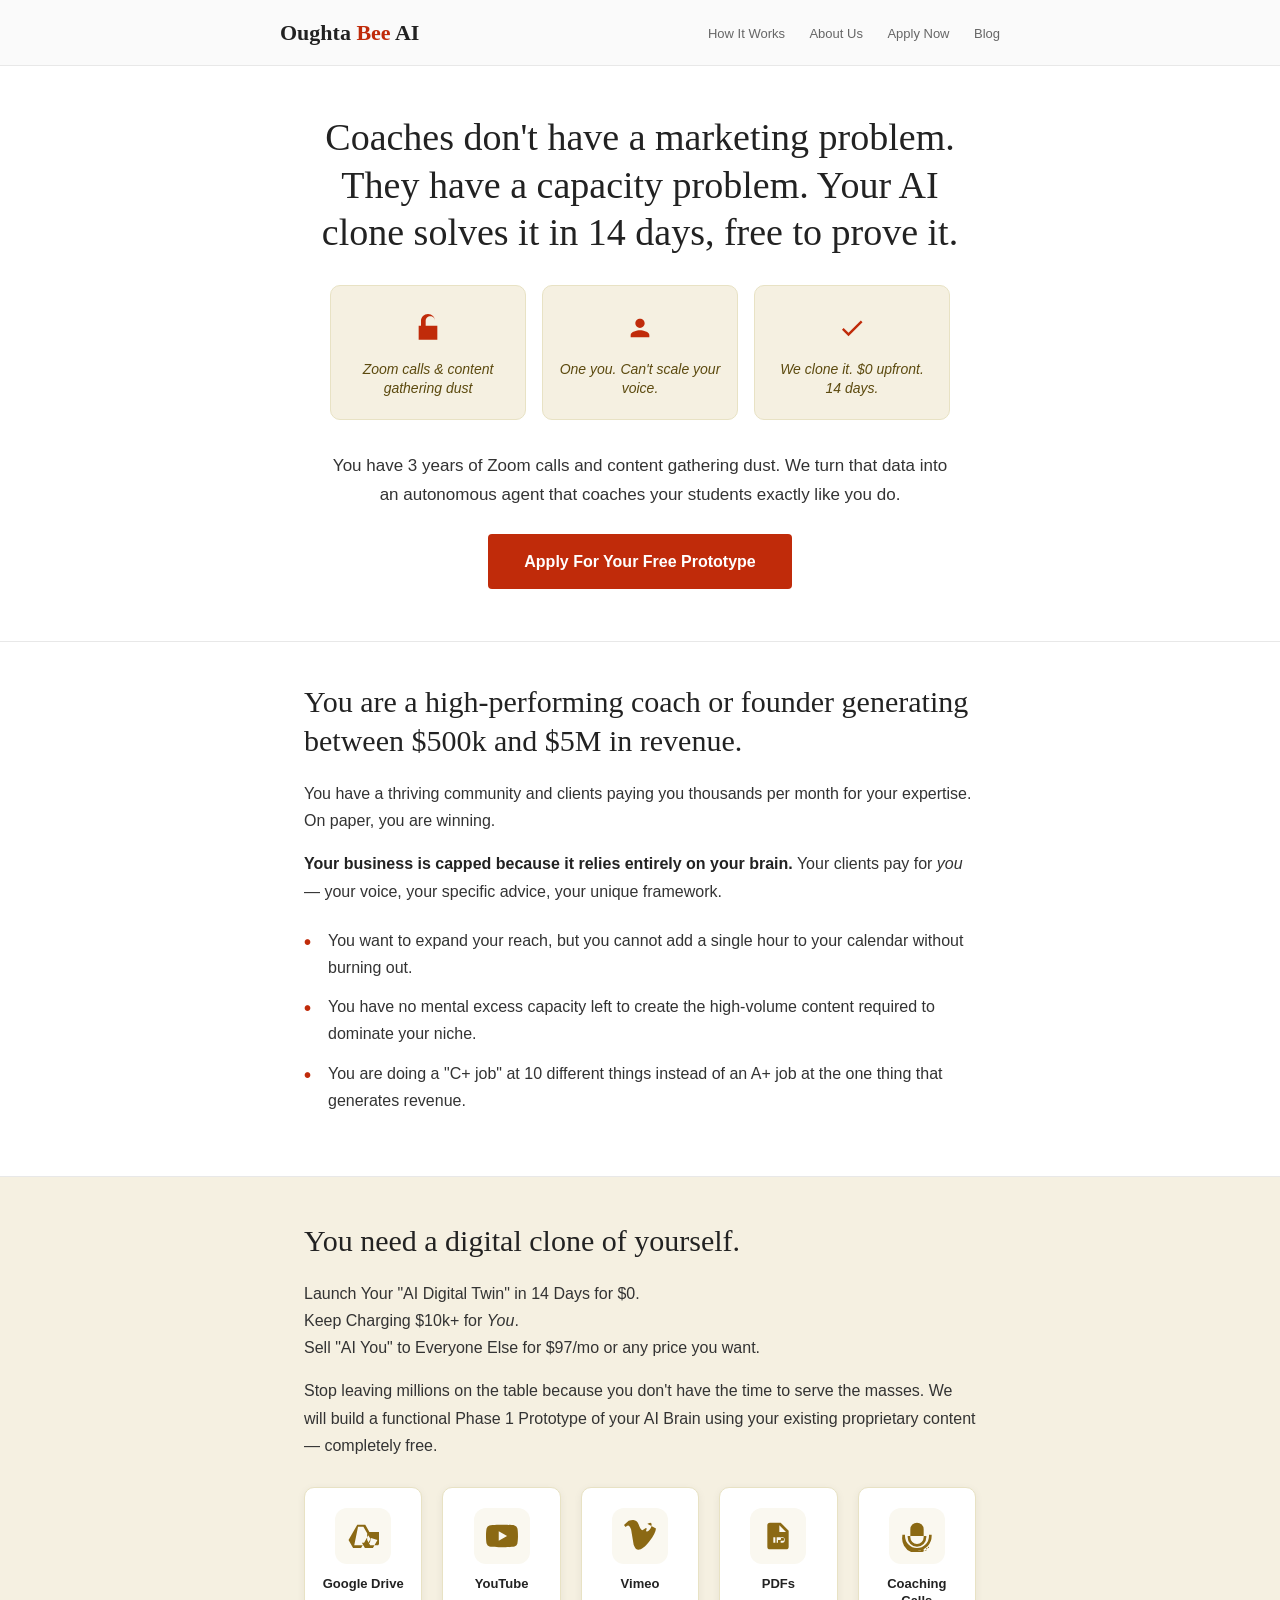
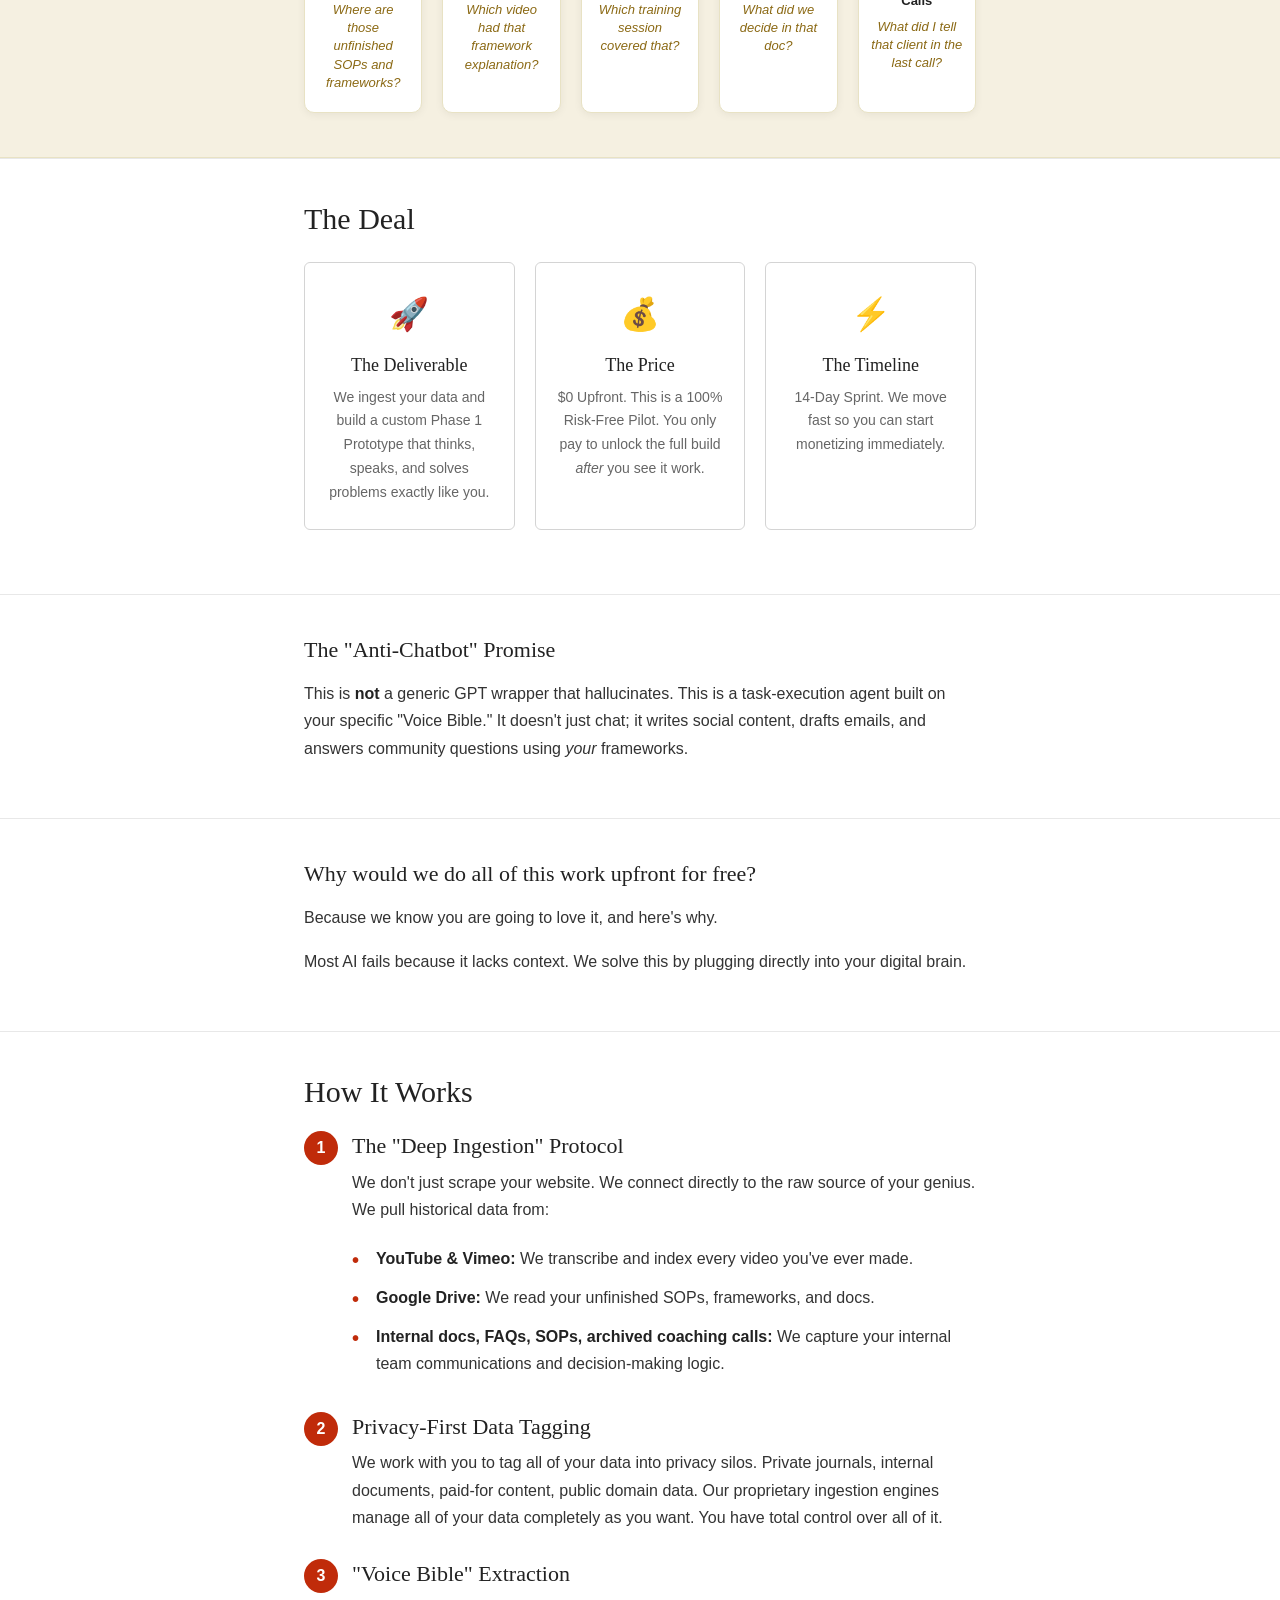
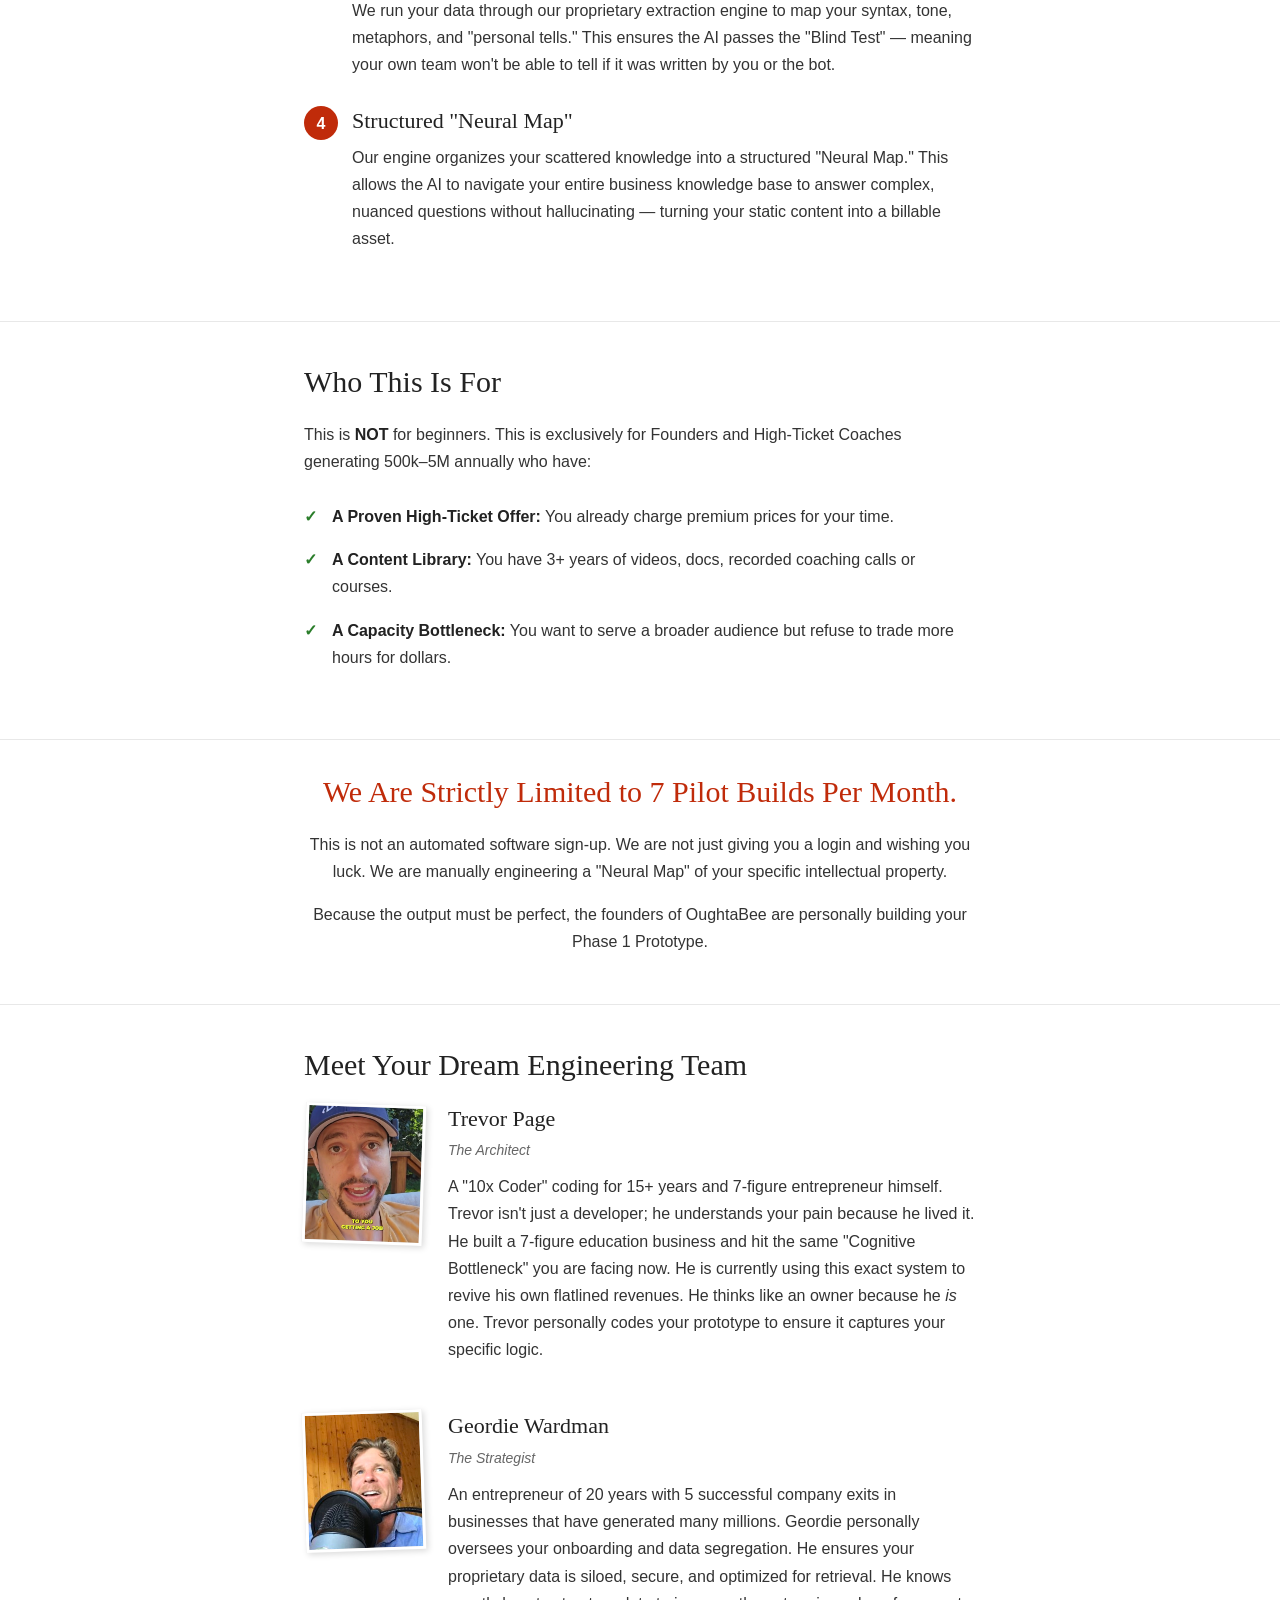
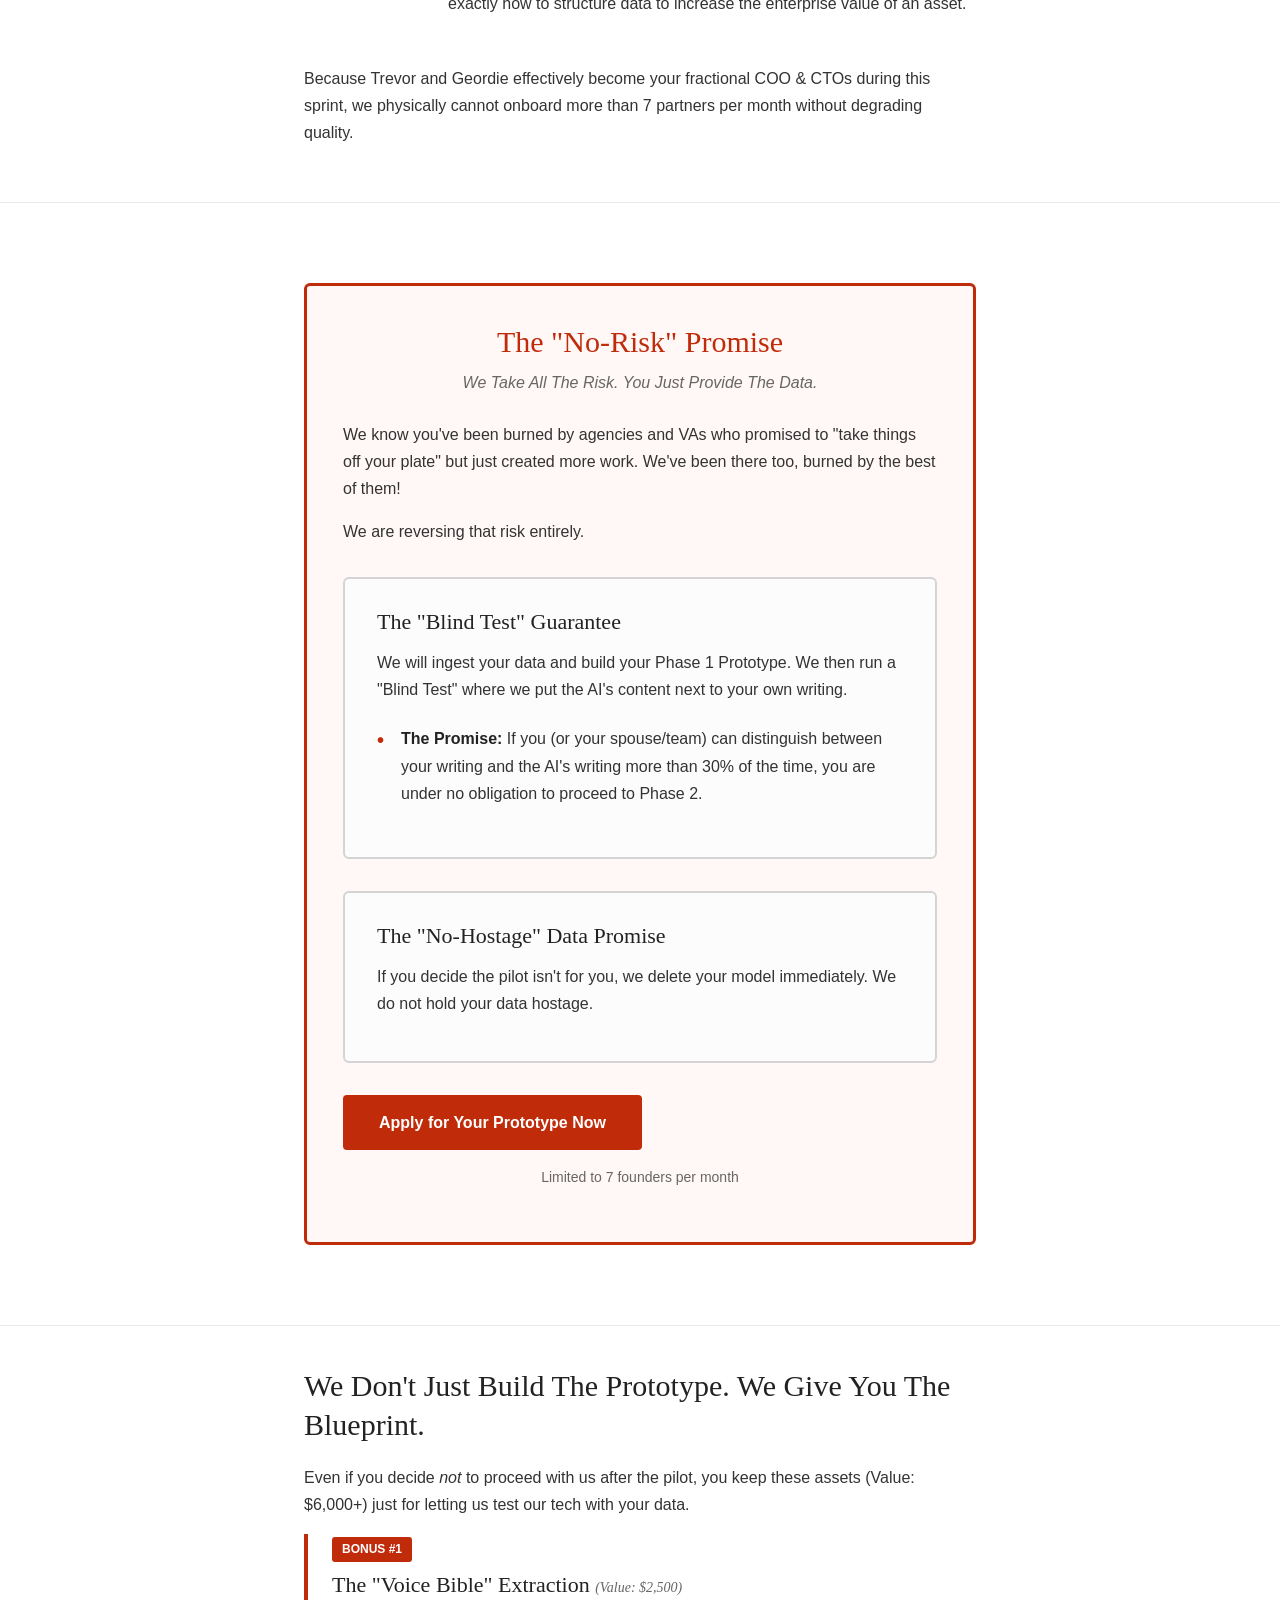
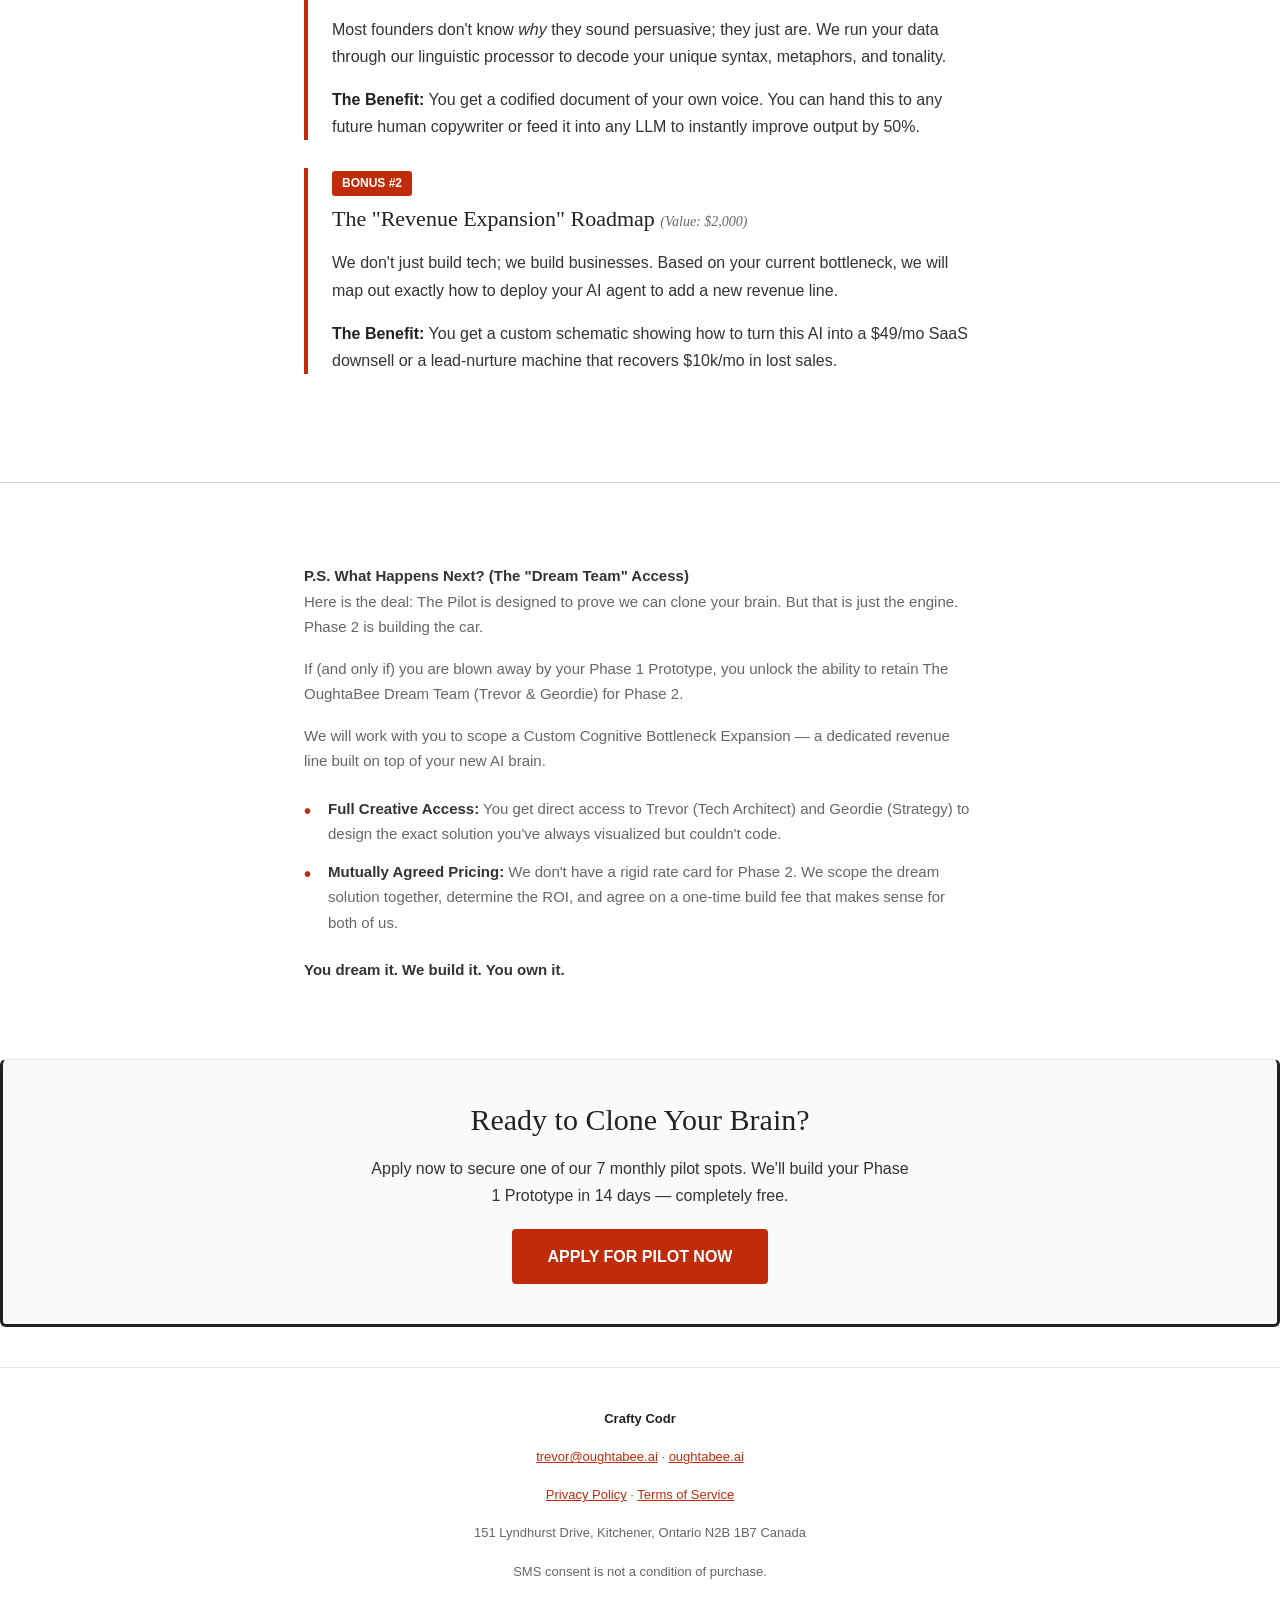
<file: archive/index.html>
<!DOCTYPE html>
<html lang="en">
<head>
  <!-- Google Tag Manager -->
  <script>(function(w,d,s,l,i){w[l]=w[l]||[];w[l].push({'gtm.start':
  new Date().getTime(),event:'gtm.js'});var f=d.getElementsByTagName(s)[0],
  j=d.createElement(s),dl=l!='dataLayer'?'&l='+l:'';j.async=true;j.src=
  'https://www.googletagmanager.com/gtm.js?id='+i+dl;f.parentNode.insertBefore(j,f);
  })(window,document,'script','dataLayer','GTM-PFTSR72P');</script>
  <!-- End Google Tag Manager -->
  <meta charset="UTF-8">
  <meta name="viewport" content="width=device-width, initial-scale=1">
  <link rel="icon" type="image/png" href="../public/favicon.png">
  <!-- Meta Pixel Code -->
  <script>
  !function(f,b,e,v,n,t,s)
  {if(f.fbq)return;n=f.fbq=function(){n.callMethod?
  n.callMethod.apply(n,arguments):n.queue.push(arguments)};
  if(!f._fbq)f._fbq=n;n.push=n;n.loaded=!0;n.version='2.0';
  n.queue=[];t=b.createElement(e);t.async=!0;
  t.src=v;s=b.getElementsByTagName(e)[0];
  s.parentNode.insertBefore(t,s)}(window, document,'script',
  'https://connect.facebook.net/en_US/fbevents.js');
  fbq('init', '1420027179611339');
  fbq('track', 'PageView');
  </script>
  <noscript><img height="1" width="1" style="display:none"
  src="https://www.facebook.com/tr?id=1420027179611339&ev=PageView&noscript=1"
  /></noscript>
  <!-- End Meta Pixel Code -->
  <!-- Edit this copy for your changes. Original: live-style.html -->
  <title>OughtaBee AI — Clone Your Brain (Variant — edit this copy)</title>
  <style>
    :root {
      --color-bg: #ffffff;
      --color-text: #333333;
      --color-text-light: #666666;
      --color-heading: #222222;
      --color-red: #c02b0a;
      --color-red-hover: #a02208;
      --color-cream: #fffbcc;
      --color-cream-border: #e8e2a0;
      --color-border: #d4d4d4;
      --color-border-light: #e8e8e8;
      --color-placeholder-bg: #e0e0e0;
      --font-serif: Georgia, 'Times New Roman', serif;
      --font-sans: -apple-system, 'Segoe UI', Helvetica, Arial, sans-serif;
      --max-width: 720px;
    }
    *, *::before, *::after { box-sizing: border-box; margin: 0; padding: 0; }
    body {
      font-family: var(--font-sans);
      font-size: 16px;
      line-height: 1.7;
      color: var(--color-text);
      background: var(--color-bg);
      -webkit-font-smoothing: antialiased;
    }
    .header {
      border-bottom: 1px solid var(--color-border-light);
      padding: 14px 24px;
      background: #fafafa;
    }
    .header-inner {
      max-width: var(--max-width);
      margin: 0 auto;
      display: flex;
      align-items: center;
      justify-content: space-between;
    }
    .logo {
      font-family: var(--font-serif);
      font-size: 22px;
      font-weight: bold;
      color: var(--color-heading);
      text-decoration: none;
    }
    .logo span { color: var(--color-red); }
    .header-nav a {
      font-size: 13px;
      color: var(--color-text-light);
      text-decoration: none;
      margin-left: 20px;
    }
    .header-nav a:hover { color: var(--color-red); }
    .container {
      max-width: var(--max-width);
      margin: 0 auto;
      padding: 0 24px;
    }
    .hero {
      text-align: center;
      padding: 60px 0 40px;
    }
    .hero h1 {
      font-family: var(--font-serif);
      font-size: 38px;
      line-height: 1.25;
      color: var(--color-heading);
      font-weight: normal;
      margin-bottom: 24px;
    }
    .hero .subtitle {
      font-size: 17px;
      line-height: 1.7;
      color: var(--color-text);
      max-width: 620px;
      margin: 0 auto 32px;
    }
    /* Hero B: pain-point cards */
    .hero-b {
      background: #fff;
      padding: 48px 0 52px;
      border-bottom: 1px solid var(--color-border-light);
    }
    .hero-b .hero-cards {
      display: grid;
      grid-template-columns: repeat(3, 1fr);
      gap: 16px;
      margin: 28px 0 32px;
      max-width: 620px;
      margin-left: auto;
      margin-right: auto;
    }
    .hero-b .hero-card {
      text-align: center;
      padding: 20px 16px;
      background: #f5f0e1;
      border: 1px solid #e8e2c4;
      border-radius: 10px;
    }
    .hero-b .hero-card .card-icon {
      width: 44px;
      height: 44px;
      margin: 0 auto 10px;
      display: flex;
      align-items: center;
      justify-content: center;
      color: var(--color-red);
    }
    .hero-b .hero-card .card-icon svg { width: 28px; height: 28px; fill: currentColor; }
    .hero-b .hero-card .card-text {
      font-size: 14px;
      font-style: italic;
      color: #5c4a0f;
      line-height: 1.4;
      margin: 0;
    }
    .hero-b .subtitle { margin-bottom: 24px; }
    @media (max-width: 680px) {
      .hero-b .hero-cards { grid-template-columns: 1fr; }
    }
    .cta-button {
      display: inline-block;
      background: var(--color-red);
      color: #ffffff;
      font-size: 16px;
      font-weight: bold;
      padding: 14px 36px;
      border-radius: 4px;
      text-decoration: none;
      border: none;
      cursor: pointer;
      transition: background 0.2s;
    }
    .cta-button:hover { background: var(--color-red-hover); }
    .cta-button-small { font-size: 14px; padding: 10px 28px; }
    .section { padding: 40px 0; }
    .section + .section { border-top: 1px solid var(--color-border-light); }
    .cream-section {
      background: var(--color-cream);
      border-top: 1px solid var(--color-cream-border);
      border-bottom: 1px solid var(--color-cream-border);
      padding: 36px 0;
      margin: 40px 0;
    }
    .cream-section .container { max-width: var(--max-width); }
    h2 {
      font-family: var(--font-serif);
      font-size: 30px;
      line-height: 1.3;
      color: var(--color-heading);
      font-weight: normal;
      margin-bottom: 20px;
    }
    h3 {
      font-family: var(--font-serif);
      font-size: 22px;
      line-height: 1.35;
      color: var(--color-heading);
      font-weight: normal;
      margin-bottom: 16px;
    }
    p { margin-bottom: 16px; }
    strong { color: var(--color-heading); }
    a { color: var(--color-red); text-decoration: underline; }
    a:hover { color: var(--color-red-hover); }
    .bullet-list { list-style: none; padding: 0; margin: 16px 0; }
    .bullet-list li {
      padding: 6px 0 6px 24px;
      position: relative;
    }
    .bullet-list li::before {
      content: "\2022";
      color: var(--color-red);
      font-weight: bold;
      font-size: 20px;
      position: absolute;
      left: 0;
      top: 4px;
    }
    .step {
      margin-bottom: 28px;
      padding-left: 48px;
      position: relative;
    }
    .step-number {
      position: absolute;
      left: 0;
      top: 0;
      width: 34px;
      height: 34px;
      border-radius: 50%;
      background: var(--color-red);
      color: #fff;
      font-size: 16px;
      font-weight: bold;
      display: flex;
      align-items: center;
      justify-content: center;
    }
    .step h3 { margin-bottom: 8px; }
    .step p { margin-bottom: 8px; }
    .checklist { list-style: none; padding: 0; margin: 20px 0; }
    .checklist li {
      padding: 8px 0 8px 28px;
      position: relative;
      font-size: 16px;
    }
    .checklist li::before {
      content: "\2713";
      color: #2a7d2a;
      font-weight: bold;
      font-size: 16px;
      position: absolute;
      left: 0;
      top: 8px;
    }
    .deal-grid {
      display: grid;
      grid-template-columns: 1fr 1fr 1fr;
      gap: 20px;
      margin: 24px 0;
    }
    .deal-card {
      border: 1px solid var(--color-border);
      border-radius: 6px;
      padding: 24px 20px;
      text-align: center;
    }
    .deal-card .deal-icon { font-size: 32px; margin-bottom: 12px; }
    .deal-card h3 { font-size: 18px; margin-bottom: 8px; }
    .deal-card p { font-size: 14px; color: var(--color-text-light); margin-bottom: 0; }
    .highlight-box {
      border: 2px solid var(--color-border);
      border-radius: 6px;
      padding: 28px 32px;
      margin: 32px 0;
      background: #fcfcfc;
    }
    .highlight-box h3 { margin-bottom: 12px; }
    .cta-box {
      border: 3px solid var(--color-heading);
      border-radius: 6px;
      padding: 40px;
      margin: 40px 0;
      text-align: center;
      background: #fafafa;
    }
    .cta-box h2 { margin-bottom: 16px; }
    .cta-box p { max-width: 540px; margin: 0 auto 20px; }
    .team-member {
      display: flex;
      gap: 24px;
      margin-bottom: 32px;
      align-items: flex-start;
    }
    .team-headshot {
      width: 120px;
      height: 140px;
      min-width: 120px;
      background: var(--color-placeholder-bg);
      border: 3px solid #fff;
      box-shadow: 2px 2px 6px rgba(0,0,0,0.15);
      display: flex;
      align-items: center;
      justify-content: center;
      font-size: 12px;
      color: var(--color-text-light);
      text-align: center;
      transform: rotate(-2deg);
      overflow: hidden;
    }
    .team-headshot img {
      width: 100%;
      height: 100%;
      object-fit: cover;
    }
    .team-member:nth-child(even) .team-headshot { transform: rotate(2deg); }
    .team-member h3 { margin-bottom: 6px; }
    .team-role {
      font-size: 14px;
      font-style: italic;
      color: var(--color-text-light);
      margin-bottom: 10px;
    }
    .guarantee-box {
      border: 3px solid var(--color-red);
      border-radius: 6px;
      padding: 36px;
      margin: 40px 0;
      background: #fff8f6;
    }
    .guarantee-box h2 {
      color: var(--color-red);
      text-align: center;
      margin-bottom: 8px;
    }
    .guarantee-subtitle {
      text-align: center;
      font-style: italic;
      color: var(--color-text-light);
      margin-bottom: 24px;
    }
    .bonus {
      border-left: 4px solid var(--color-red);
      padding-left: 24px;
      margin-bottom: 28px;
    }
    .bonus-label {
      display: inline-block;
      background: var(--color-red);
      color: #fff;
      font-size: 12px;
      font-weight: bold;
      padding: 2px 10px;
      border-radius: 3px;
      text-transform: uppercase;
      margin-bottom: 8px;
    }
    .bonus-value { font-size: 14px; color: var(--color-text-light); font-style: italic; }
    .icon-row {
      display: flex;
      justify-content: center;
      gap: 24px;
      flex-wrap: wrap;
      margin: 28px 0;
    }
    .icon-placeholder {
      width: 72px;
      height: 72px;
      background: var(--color-placeholder-bg);
      border-radius: 10px;
      display: flex;
      align-items: center;
      justify-content: center;
      font-size: 11px;
      color: var(--color-text-light);
      text-align: center;
      line-height: 1.2;
      padding: 4px;
    }
    /* Highrise-style data sources: cream background, icons + copy points */
    .data-sources-section {
      background: #f5f0e1;
      border-top: 1px solid #e8e2c4;
      border-bottom: 1px solid #e8e2c4;
      padding: 44px 0;
      margin: 0;
    }
    .data-sources-section .container { max-width: var(--max-width); }
    .data-sources-grid {
      display: grid;
      grid-template-columns: repeat(5, 1fr);
      gap: 20px;
      margin-top: 28px;
    }
    .data-source-card {
      text-align: center;
      padding: 20px 12px;
      background: #fff;
      border-radius: 10px;
      border: 1px solid #e8e2c4;
      box-shadow: 0 2px 8px rgba(0,0,0,0.06);
    }
    .data-source-card .source-icon {
      width: 56px;
      height: 56px;
      margin: 0 auto 12px;
      display: flex;
      align-items: center;
      justify-content: center;
      border-radius: 12px;
      background: #faf8f0;
      color: #8b6914;
    }
    .data-source-card .source-icon svg {
      width: 32px;
      height: 32px;
      display: block;
      fill: currentColor;
    }
    .data-source-card .source-name {
      font-size: 13px;
      font-weight: 600;
      color: var(--color-heading);
      margin-bottom: 8px;
      line-height: 1.3;
    }
    .data-source-card .copy-point {
      font-size: 13px;
      font-style: italic;
      color: #8b6914;
      line-height: 1.4;
      margin: 0;
    }
    @media (max-width: 680px) {
      .data-sources-grid { grid-template-columns: repeat(2, 1fr); }
    }
    @media (max-width: 420px) {
      .data-sources-grid { grid-template-columns: 1fr; }
    }
    .scarcity { text-align: center; padding: 32px 0; }
    .scarcity h2 { color: var(--color-red); }
    .divider { border: none; border-top: 1px solid var(--color-border); margin: 40px 0; }
    .ps-section { font-size: 15px; color: var(--color-text-light); padding: 40px 0 20px; }
    .ps-section strong { color: var(--color-text); }
    .footer {
      text-align: center;
      padding: 40px 0;
      border-top: 1px solid var(--color-border-light);
      font-size: 13px;
      color: var(--color-text-light);
    }
    @media (max-width: 680px) {
      .hero h1 { font-size: 28px; }
      h2 { font-size: 24px; }
      .deal-grid { grid-template-columns: 1fr; }
      .team-member { flex-direction: column; align-items: center; text-align: center; }
      .cta-box, .guarantee-box { padding: 28px 20px; }
    }
  </style>
</head>
<body>
  <!-- Google Tag Manager (noscript) -->
  <noscript><iframe src="https://www.googletagmanager.com/ns.html?id=GTM-PFTSR72P"
  height="0" width="0" style="display:none;visibility:hidden"></iframe></noscript>
  <!-- End Google Tag Manager (noscript) -->
  <header class="header">
    <div class="header-inner">
      <a href="#" class="logo">Oughta <span>Bee</span> AI</a>
      <nav class="header-nav">
        <a href="#how">How It Works</a>
        <a href="#team">About Us</a>
        <a href="https://leads.oughtabee.ai/apply">Apply Now</a>
        <a href="https://blog.oughtabee.ai/">Blog</a>
      </nav>
    </div>
  </header>

  <main>
    <section class="hero hero-b">
      <div class="container">
        <h1>Coaches don't have a marketing problem. They have a capacity problem. Your AI clone solves it in 14 days, free to prove it.</h1>
        <div class="hero-cards">
          <div class="hero-card">
            <div class="card-icon"><svg viewBox="0 0 24 24" fill="currentColor"><path d="M18 10v-4c0-3.31-2.69-6-6-6s-6 2.69-6 6v4H4v12h16V10h-2zm-8-4c0-2.21 1.79-4 4-4s4 1.79 4 4v4h-8V6z"/></svg></div>
            <p class="card-text">Zoom calls & content gathering dust</p>
          </div>
          <div class="hero-card">
            <div class="card-icon"><svg viewBox="0 0 24 24" fill="currentColor"><path d="M12 12c2.21 0 4-1.79 4-4s-1.79-4-4-4-4 1.79-4 4 1.79 4 4 4zm0 2c-2.67 0-8 1.34-8 4v2h16v-2c0-2.66-5.33-4-8-4z"/></svg></div>
            <p class="card-text">One you. Can't scale your voice.</p>
          </div>
          <div class="hero-card">
            <div class="card-icon"><svg viewBox="0 0 24 24" fill="currentColor"><path d="M9 16.17L4.83 12l-1.42 1.41L9 19 21 7l-1.41-1.41z"/></svg></div>
            <p class="card-text">We clone it. $0 upfront. 14 days.</p>
          </div>
        </div>
        <p class="subtitle">You have 3 years of Zoom calls and content gathering dust. We turn that data into an autonomous agent that coaches your students exactly like you do.</p>
        <a href="https://leads.oughtabee.ai/apply" class="cta-button">Apply For Your Free Prototype</a>
      </div>
    </section>

    <section class="section">
      <div class="container">
        <h2>You are a high-performing coach or founder generating between $500k and $5M in revenue.</h2>
        <p>You have a thriving community and clients paying you thousands per month for your expertise. On paper, you are winning.</p>
        <p><strong>Your business is capped because it relies entirely on your brain.</strong> Your clients pay for <em>you</em> — your voice, your specific advice, your unique framework.</p>
        <ul class="bullet-list">
          <li>You want to expand your reach, but you cannot add a single hour to your calendar without burning out.</li>
          <li>You have no mental excess capacity left to create the high-volume content required to dominate your niche.</li>
          <li>You are doing a "C+ job" at 10 different things instead of an A+ job at the one thing that generates revenue.</li>
        </ul>
      </div>
    </section>

    <section class="section data-sources-section">
      <div class="container">
        <h2>You need a digital clone of yourself.</h2>
        <p>Launch Your "AI Digital Twin" in 14 Days for $0.<br>Keep Charging $10k+ for <em>You</em>.<br>Sell "AI You" to Everyone Else for $97/mo or any price you want.</p>
        <p>Stop leaving millions on the table because you don't have the time to serve the masses. We will build a functional Phase 1 Prototype of your AI Brain using your existing proprietary content — completely free.</p>
        <div class="data-sources-grid">
          <div class="data-source-card">
            <div class="source-icon"><svg viewBox="0 0 24 24" fill="currentColor" aria-hidden="true"><path d="M7.71 3.5L1.15 15l3.42 6h5.99l6.56-11.5L13.7 3.5H7.71zm.58 1.5h3.99l5.34 9.33-2.66 4.67H5.43l2.86-14zM15.12 15l2.28 4h5.99l3.42-6-2.28-4h-9.41zm2.85-1.5L22.85 15 19.43 21h-5.99l-2.28-4h5.99z"/></svg></div>
            <div class="source-name">Google Drive</div>
            <p class="copy-point">Where are those unfinished SOPs and frameworks?</p>
          </div>
          <div class="data-source-card">
            <div class="source-icon"><svg viewBox="0 0 24 24" fill="currentColor" aria-hidden="true"><path d="M23.498 6.186a3.016 3.016 0 0 0-2.122-2.136C19.505 3.545 12 3.545 12 3.545s-7.505 0-9.377.505A3.017 3.017 0 0 0 .502 6.186C0 8.07 0 12 0 12s0 3.93.502 5.814a3.016 3.016 0 0 0 2.122 2.136c1.871.505 9.376.505 9.376.505s7.505 0 9.377-.505a3.015 3.015 0 0 0 2.122-2.136C24 15.93 24 12 24 12s0-3.93-.502-5.814zM9.545 15.568V8.432L15.818 12l-6.273 3.568z"/></svg></div>
            <div class="source-name">YouTube</div>
            <p class="copy-point">Which video had that framework explanation?</p>
          </div>
          <div class="data-source-card">
            <div class="source-icon"><svg viewBox="0 0 24 24" fill="currentColor" aria-hidden="true"><path d="M23.977 6.416c-.105 2.338-1.739 5.543-4.894 9.609-3.268 4.247-6.026 6.37-8.29 6.37-1.409 0-2.578-1.294-3.553-3.881L5.322 7.191C4.603 5.158 3.834 4.142 3.01 4.142c-.179 0-.806.378-1.881 1.132L0 3.729a315.065 315.065 0 0 0 3.501-3.128C5.08.068 6.266-.042 7.056.036c1.867.2 3.16 1.239 3.876 3.115.711 1.837 1.236 2.98 1.576 3.43.363.697.775 1.042 1.236 1.042.348 0 .871-.274 1.559-.822.696-.547 1.106-.821 1.229-.821.261 0 .475.216.475.498 0 .156-.052.382-.156.676-.098.308-.17.525-.217.652-.054.308-.027.465.078.57.319.319 1.077.227 1.716-.227.696-.498 1.243-1.201 1.65-2.119.403-.916.61-1.805.61-2.656-.002-.403-.091-.734-.273-.992-.182-.261-.435-.391-.757-.391-.261 0-.652.13-1.163.391-.516.261-.883.391-1.105.391z"/></svg></div>
            <div class="source-name">Vimeo</div>
            <p class="copy-point">Which training session covered that?</p>
          </div>
          <div class="data-source-card">
            <div class="source-icon"><svg viewBox="0 0 24 24" fill="currentColor" aria-hidden="true"><path d="M14 2H6a2 2 0 0 0-2 2v16a2 2 0 0 0 2 2h12a2 2 0 0 0 2-2V8l-6-6zm-1 2l5 5h-5V4zM8.5 13H10v4H8.5v-4zm3.5 0h1.2c.6 0 1.1.4 1.1 1s-.5 1-1.1 1H12v2h-1V13zm3.5 0c.8 0 1.5.7 1.5 1.5v1c0 .8-.7 1.5-1.5 1.5H14v-4h1.5zm.5 2.5c.3 0 .5-.2.5-.5v-1c0-.3-.2-.5-.5-.5H14v2h.5z"/></svg></div>
            <div class="source-name">PDFs</div>
            <p class="copy-point">What did we decide in that doc?</p>
          </div>
          <div class="data-source-card">
            <div class="source-icon"><svg viewBox="0 0 24 24" fill="currentColor" aria-hidden="true"><path d="M12 2a5 5 0 0 1 5 5v6a5 5 0 0 1-10 0V7a5 5 0 0 1 5-5zM3 11v1a9 9 0 0 0 18 0v-1h2v1a11 11 0 0 1-10 10.946V23h2v-2h2v2h2v-2h2v-1.054A11 11 0 0 1 1 12v-1h2zm9 9a7 7 0 0 0 7-7v-1H5v1a7 7 0 0 0 7 7z"/></svg></div>
            <div class="source-name">Coaching Calls</div>
            <p class="copy-point">What did I tell that client in the last call?</p>
          </div>
        </div>
      </div>
    </section>

    <section class="section" id="deal">
      <div class="container">
        <h2>The Deal</h2>
        <div class="deal-grid">
          <div class="deal-card">
            <div class="deal-icon">🚀</div>
            <h3>The Deliverable</h3>
            <p>We ingest your data and build a custom Phase 1 Prototype that thinks, speaks, and solves problems exactly like you.</p>
          </div>
          <div class="deal-card">
            <div class="deal-icon">💰</div>
            <h3>The Price</h3>
            <p>$0 Upfront. This is a 100% Risk-Free Pilot. You only pay to unlock the full build <em>after</em> you see it work.</p>
          </div>
          <div class="deal-card">
            <div class="deal-icon">⚡</div>
            <h3>The Timeline</h3>
            <p>14-Day Sprint. We move fast so you can start monetizing immediately.</p>
          </div>
        </div>
      </div>
    </section>

    <section class="section">
      <div class="container">
        <h3>The "Anti-Chatbot" Promise</h3>
        <p>This is <strong>not</strong> a generic GPT wrapper that hallucinates. This is a task-execution agent built on your specific "Voice Bible." It doesn't just chat; it writes social content, drafts emails, and answers community questions using <em>your</em> frameworks.</p>
      </div>
    </section>

    <section class="section">
      <div class="container">
        <h3>Why would we do all of this work upfront for free?</h3>
        <p>Because we know you are going to love it, and here's why.</p>
        <p>Most AI fails because it lacks context. We solve this by plugging directly into your digital brain.</p>
      </div>
    </section>

    <section class="section" id="how">
      <div class="container">
        <h2>How It Works</h2>
        <div class="step">
          <span class="step-number">1</span>
          <h3>The "Deep Ingestion" Protocol</h3>
          <p>We don't just scrape your website. We connect directly to the raw source of your genius. We pull historical data from:</p>
          <ul class="bullet-list">
            <li><strong>YouTube &amp; Vimeo:</strong> We transcribe and index every video you've ever made.</li>
            <li><strong>Google Drive:</strong> We read your unfinished SOPs, frameworks, and docs.</li>
            <li><strong>Internal docs, FAQs, SOPs, archived coaching calls:</strong> We capture your internal team communications and decision-making logic.</li>
          </ul>
        </div>
        <div class="step">
          <span class="step-number">2</span>
          <h3>Privacy-First Data Tagging</h3>
          <p>We work with you to tag all of your data into privacy silos. Private journals, internal documents, paid-for content, public domain data. Our proprietary ingestion engines manage all of your data completely as you want. You have total control over all of it.</p>
        </div>
        <div class="step">
          <span class="step-number">3</span>
          <h3>"Voice Bible" Extraction</h3>
          <p>We run your data through our proprietary extraction engine to map your syntax, tone, metaphors, and "personal tells." This ensures the AI passes the "Blind Test" — meaning your own team won't be able to tell if it was written by you or the bot.</p>
        </div>
        <div class="step">
          <span class="step-number">4</span>
          <h3>Structured "Neural Map"</h3>
          <p>Our engine organizes your scattered knowledge into a structured "Neural Map." This allows the AI to navigate your entire business knowledge base to answer complex, nuanced questions without hallucinating — turning your static content into a billable asset.</p>
        </div>
      </div>
    </section>

    <section class="section">
      <div class="container">
        <h2>Who This Is For</h2>
        <p>This is <strong>NOT</strong> for beginners. This is exclusively for Founders and High-Ticket Coaches generating 500k–5M annually who have:</p>
        <ol class="checklist">
          <li><strong>A Proven High-Ticket Offer:</strong> You already charge premium prices for your time.</li>
          <li><strong>A Content Library:</strong> You have 3+ years of videos, docs, recorded coaching calls or courses.</li>
          <li><strong>A Capacity Bottleneck:</strong> You want to serve a broader audience but refuse to trade more hours for dollars.</li>
        </ol>
      </div>
    </section>

    <section class="section scarcity">
      <div class="container">
        <h2>We Are Strictly Limited to 7 Pilot Builds Per Month.</h2>
        <p>This is not an automated software sign-up. We are not just giving you a login and wishing you luck. We are manually engineering a "Neural Map" of your specific intellectual property.</p>
        <p>Because the output must be perfect, the founders of OughtaBee are personally building your Phase 1 Prototype.</p>
      </div>
    </section>

    <section class="section" id="team">
      <div class="container">
        <h2>Meet Your Dream Engineering Team</h2>
        <div class="team-member">
          <div class="team-headshot"><img src="../public/trevor.jpeg" alt="Trevor Page"></div>
          <div>
            <h3>Trevor Page</h3>
            <p class="team-role">The Architect</p>
            <p>A "10x Coder" coding for 15+ years and 7-figure entrepreneur himself. Trevor isn't just a developer; he understands your pain because he lived it. He built a 7-figure education business and hit the same "Cognitive Bottleneck" you are facing now. He is currently using this exact system to revive his own flatlined revenues. He thinks like an owner because he <em>is</em> one. Trevor personally codes your prototype to ensure it captures your specific logic.</p>
          </div>
        </div>
        <div class="team-member">
          <div class="team-headshot"><img src="../public/geordie-headshot.jpg" alt="Geordie Wardman"></div>
          <div>
            <h3>Geordie Wardman</h3>
            <p class="team-role">The Strategist</p>
            <p>An entrepreneur of 20 years with 5 successful company exits in businesses that have generated many millions. Geordie personally oversees your onboarding and data segregation. He ensures your proprietary data is siloed, secure, and optimized for retrieval. He knows exactly how to structure data to increase the enterprise value of an asset.</p>
          </div>
        </div>
        <p>Because Trevor and Geordie effectively become your fractional COO &amp; CTOs during this sprint, we physically cannot onboard more than 7 partners per month without degrading quality.</p>
      </div>
    </section>

    <section class="section">
      <div class="container">
        <div class="guarantee-box">
          <h2>The "No-Risk" Promise</h2>
          <p class="guarantee-subtitle">We Take All The Risk. You Just Provide The Data.</p>
          <p>We know you've been burned by agencies and VAs who promised to "take things off your plate" but just created more work. We've been there too, burned by the best of them!</p>
          <p>We are reversing that risk entirely.</p>
          <div class="highlight-box">
            <h3>The "Blind Test" Guarantee</h3>
            <p>We will ingest your data and build your Phase 1 Prototype. We then run a "Blind Test" where we put the AI's content next to your own writing.</p>
            <ul class="bullet-list">
              <li><strong>The Promise:</strong> If you (or your spouse/team) can distinguish between your writing and the AI's writing more than 30% of the time, you are under no obligation to proceed to Phase 2.</li>
            </ul>
          </div>
          <div class="highlight-box">
            <h3>The "No-Hostage" Data Promise</h3>
            <p>If you decide the pilot isn't for you, we delete your model immediately. We do not hold your data hostage.</p>
          </div>
          <a href="https://leads.oughtabee.ai/apply" class="cta-button">Apply for Your Prototype Now</a>
          <p style="text-align:center; margin-top:16px; font-size:14px; color:var(--color-text-light);">Limited to 7 founders per month</p>
        </div>
      </div>
    </section>

    <section class="section">
      <div class="container">
        <h2>We Don't Just Build The Prototype. We Give You The Blueprint.</h2>
        <p>Even if you decide <em>not</em> to proceed with us after the pilot, you keep these assets (Value: $6,000+) just for letting us test our tech with your data.</p>
        <div class="bonus">
          <span class="bonus-label">Bonus #1</span>
          <h3>The "Voice Bible" Extraction <span class="bonus-value">(Value: $2,500)</span></h3>
          <p>Most founders don't know <em>why</em> they sound persuasive; they just are. We run your data through our linguistic processor to decode your unique syntax, metaphors, and tonality.</p>
          <p><strong>The Benefit:</strong> You get a codified document of your own voice. You can hand this to any future human copywriter or feed it into any LLM to instantly improve output by 50%.</p>
        </div>
        <div class="bonus">
          <span class="bonus-label">Bonus #2</span>
          <h3>The "Revenue Expansion" Roadmap <span class="bonus-value">(Value: $2,000)</span></h3>
          <p>We don't just build tech; we build businesses. Based on your current bottleneck, we will map out exactly how to deploy your AI agent to add a new revenue line.</p>
          <p><strong>The Benefit:</strong> You get a custom schematic showing how to turn this AI into a $49/mo SaaS downsell or a lead-nurture machine that recovers $10k/mo in lost sales.</p>
        </div>
      </div>
    </section>

    <hr class="divider">

    <section class="section ps-section">
      <div class="container">
        <p><strong>P.S. What Happens Next? (The "Dream Team" Access)</strong><br>Here is the deal: The Pilot is designed to prove we can clone your brain. But that is just the engine. Phase 2 is building the car.</p>
        <p>If (and only if) you are blown away by your Phase 1 Prototype, you unlock the ability to retain The OughtaBee Dream Team (Trevor &amp; Geordie) for Phase 2.</p>
        <p>We will work with you to scope a Custom Cognitive Bottleneck Expansion — a dedicated revenue line built on top of your new AI brain.</p>
        <ul class="bullet-list">
          <li><strong>Full Creative Access:</strong> You get direct access to Trevor (Tech Architect) and Geordie (Strategy) to design the exact solution you've always visualized but couldn't code.</li>
          <li><strong>Mutually Agreed Pricing:</strong> We don't have a rigid rate card for Phase 2. We scope the dream solution together, determine the ROI, and agree on a one-time build fee that makes sense for both of us.</li>
        </ul>
        <p><strong>You dream it. We build it. You own it.</strong></p>
      </div>
    </section>

    <section class="section cta-box" id="apply">
      <div class="container">
        <h2>Ready to Clone Your Brain?</h2>
        <p>Apply now to secure one of our 7 monthly pilot spots. We'll build your Phase 1 Prototype in 14 days — completely free.</p>
        <a href="https://leads.oughtabee.ai/apply" class="cta-button">APPLY FOR PILOT NOW</a>
      </div>
    </section>

    <footer class="footer">
      <div class="container">
        <p><strong>Crafty Codr</strong></p>
        <p><a href="mailto:trevor@oughtabee.ai">trevor@oughtabee.ai</a> · <a href="https://oughtabee.ai">oughtabee.ai</a></p>
        <p><a href="privacy.html">Privacy Policy</a> · <a href="terms.html">Terms of Service</a></p>
        <p>151 Lyndhurst Drive, Kitchener, Ontario N2B 1B7 Canada</p>
        <p>SMS consent is not a condition of purchase.</p>
      </div>
    </footer>
  </main>
</body>
</html>
</file>
